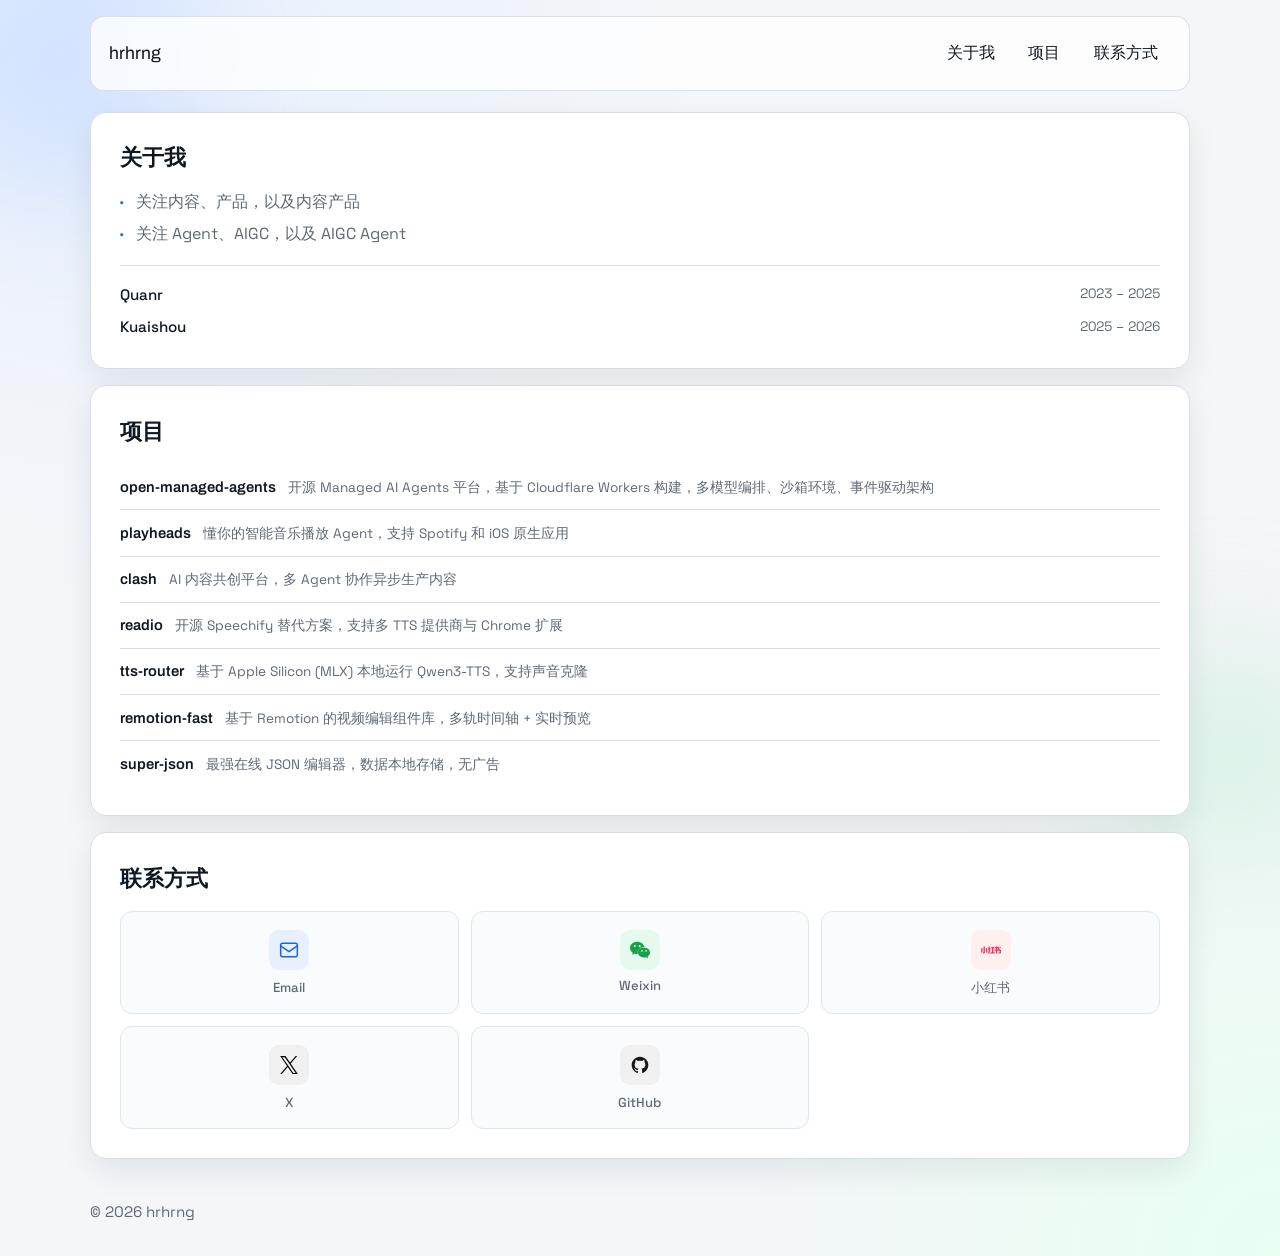
<file: index.html>
<!doctype html>
<html lang="zh-CN">
  <head>
    <meta charset="UTF-8" />
    <meta name="viewport" content="width=device-width, initial-scale=1" />
    <title>hrhrng | 个人网站</title>
    <meta
      name="description"
      content="hrhrng 的个人网站，包含个人简介、项目和联系方式。"
    />
    <link rel="preconnect" href="https://fonts.googleapis.com" />
    <link rel="preconnect" href="https://fonts.gstatic.com" crossorigin />
    <link
      href="https://fonts.googleapis.com/css2?family=Archivo:wght@500;600;700&family=Space+Grotesk:wght@400;500&display=swap"
      rel="stylesheet"
    />
    <link rel="stylesheet" href="./styles.css" />
  </head>
  <body>
    <div class="bg-shape bg-shape-a" aria-hidden="true"></div>
    <div class="bg-shape bg-shape-b" aria-hidden="true"></div>

    <header class="site-header">
      <a class="brand" href="#top">hrhrng</a>
      <nav aria-label="主导航">
        <a href="#about">关于我</a>
        <a href="#projects">项目</a>
        <a href="#contact">联系方式</a>
      </nav>
    </header>

    <main id="top" class="container">
<section id="about" class="panel reveal" aria-labelledby="about-title">
        <h2 id="about-title">关于我</h2>
        <ul class="about-list">
          <li>关注内容、产品，以及内容产品</li>
          <li>关注 Agent、AIGC，以及 AIGC Agent</li>
        </ul>
        <div class="exp-list">
          <div class="exp-item">
            <span class="exp-company">Quanr</span>
            <span class="exp-period">2023 – 2025</span>
          </div>
          <div class="exp-item">
            <span class="exp-company">Kuaishou</span>
            <span class="exp-period">2025 – 2026</span>
          </div>
        </div>
      </section>

      <section id="projects" class="panel reveal" aria-labelledby="projects-title">
        <h2 id="projects-title">项目</h2>
        <ul class="project-list">
          <li>
            <a href="https://github.com/open-ma/open-managed-agents" target="_blank" rel="noreferrer">
              <span class="proj-name">open-managed-agents</span>
              <span class="proj-desc">开源 Managed AI Agents 平台，基于 Cloudflare Workers 构建，多模型编排、沙箱环境、事件驱动架构</span>
            </a>
          </li>
          <li>
            <a href="https://github.com/hrhrng/playheads" target="_blank" rel="noreferrer">
              <span class="proj-name">playheads</span>
              <span class="proj-desc">懂你的智能音乐播放 Agent，支持 Spotify 和 iOS 原生应用</span>
            </a>
          </li>
          <li>
            <a href="https://github.com/hrhrng/clash" target="_blank" rel="noreferrer">
              <span class="proj-name">clash</span>
              <span class="proj-desc">AI 内容共创平台，多 Agent 协作异步生产内容</span>
            </a>
          </li>
          <li>
            <a href="https://github.com/hrhrng/readio" target="_blank" rel="noreferrer">
              <span class="proj-name">readio</span>
              <span class="proj-desc">开源 Speechify 替代方案，支持多 TTS 提供商与 Chrome 扩展</span>
            </a>
          </li>
          <li>
            <a href="https://github.com/hrhrng/tts-router" target="_blank" rel="noreferrer">
              <span class="proj-name">tts-router</span>
              <span class="proj-desc">基于 Apple Silicon (MLX) 本地运行 Qwen3-TTS，支持声音克隆</span>
            </a>
          </li>
          <li>
            <a href="https://hrhrng.github.io/remotion-fast/" target="_blank" rel="noreferrer">
              <span class="proj-name">remotion-fast</span>
              <span class="proj-desc">基于 Remotion 的视频编辑组件库，多轨时间轴 + 实时预览</span>
            </a>
          </li>
          <li>
            <a href="https://hrhrng.github.io/super-json/" target="_blank" rel="noreferrer">
              <span class="proj-name">super-json</span>
              <span class="proj-desc">最强在线 JSON 编辑器，数据本地存储，无广告</span>
            </a>
          </li>
        </ul>
      </section>

      <section id="contact" class="panel reveal" aria-labelledby="contact-title">
        <h2 id="contact-title">联系方式</h2>
        <div class="contact-grid">

          <a class="contact-item" href="mailto:hrhrng@foxmail.com" aria-label="发送邮件">
            <div class="contact-icon-wrap contact-icon-email">
              <svg width="20" height="20" viewBox="0 0 24 24" fill="none" stroke="currentColor" stroke-width="1.8" stroke-linecap="round" stroke-linejoin="round" aria-hidden="true">
                <rect x="2" y="4" width="20" height="16" rx="2"/>
                <path d="M2 7l10 7 10-7"/>
              </svg>
            </div>
            <span class="contact-label">Email</span>
          </a>

          <button class="contact-item" id="wechat-btn" data-value="HereComesBoAI" aria-label="复制微信号">
            <div class="contact-icon-wrap contact-icon-wechat">
              <svg width="20" height="20" viewBox="0 0 24 24" fill="currentColor" aria-hidden="true">
                <path d="M8.691 2.188C3.891 2.188 0 5.476 0 9.53c0 2.212 1.17 4.203 3.002 5.55a.59.59 0 0 1 .213.665l-.39 1.48c-.019.07-.048.141-.048.213 0 .163.13.295.29.295a.326.326 0 0 0 .167-.054l1.903-1.114a.864.864 0 0 1 .717-.098 10.16 10.16 0 0 0 2.837.403c.276 0 .543-.027.811-.05-.857-2.578.157-4.972 1.932-6.446 1.703-1.415 3.882-1.98 5.853-1.838-.576-3.583-4.196-6.348-8.596-6.348zM5.785 5.991c.642 0 1.162.529 1.162 1.18a1.17 1.17 0 0 1-1.162 1.178A1.17 1.17 0 0 1 4.623 7.17c0-.651.52-1.18 1.162-1.18zm5.813 0c.642 0 1.162.529 1.162 1.18a1.17 1.17 0 0 1-1.162 1.178 1.17 1.17 0 0 1-1.162-1.178c0-.651.52-1.18 1.162-1.18zm5.34 2.867c-1.797-.052-3.746.512-5.28 1.786-1.72 1.428-2.687 3.72-1.78 6.22.942 2.453 3.666 4.229 6.884 4.229.826 0 1.622-.12 2.361-.336a.722.722 0 0 1 .598.082l1.584.926a.272.272 0 0 0 .14.047c.134 0 .24-.111.24-.247 0-.06-.023-.12-.038-.177l-.327-1.233a.582.582 0 0 1-.023-.156.49.49 0 0 1 .201-.398C23.024 18.48 24 16.82 24 14.98c0-3.21-2.931-5.837-6.656-6.088V8.89c-.135-.01-.27-.027-.407-.03zm-2.53 3.274c.535 0 .969.44.969.982a.976.976 0 0 1-.969.983.976.976 0 0 1-.969-.983c0-.542.434-.982.97-.982zm4.844 0c.535 0 .969.44.969.982a.976.976 0 0 1-.969.983.976.976 0 0 1-.969-.983c0-.542.434-.982.969-.982z"/>
              </svg>
            </div>
            <span class="contact-label">Weixin</span>
          </button>

          <a class="contact-item" href="https://www.xiaohongshu.com/user/profile/5ddf915c0000000001004829" target="_blank" rel="noreferrer" aria-label="访问小红书">
            <div class="contact-icon-wrap contact-icon-xhs">
              <svg width="20" height="20" viewBox="0 0 24 24" fill="currentColor" aria-hidden="true">
                <path d="M22.405 9.879c.002.016.01.02.07.019h.725a.797.797 0 0 0 .78-.972.794.794 0 0 0-.884-.618.795.795 0 0 0-.692.794c0 .101-.002.666.001.777zm-11.509 4.808c-.203.001-1.353.004-1.685.003a2.528 2.528 0 0 1-.766-.126.025.025 0 0 0-.03.014L7.7 16.127a.025.025 0 0 0 .01.032c.111.06.336.124.495.124.66.01 1.32.002 1.981 0 .01 0 .02-.006.023-.015l.712-1.545a.025.025 0 0 0-.024-.036zM.477 9.91c-.071 0-.076.002-.076.01a.834.834 0 0 0-.01.08c-.027.397-.038.495-.234 3.06-.012.24-.034.389-.135.607-.026.057-.033.042.003.112.046.092.681 1.523.787 1.74.008.015.011.02.017.02.008 0 .033-.026.047-.044.147-.187.268-.391.371-.606.306-.635.44-1.325.486-1.706.014-.11.021-.22.03-.33l.204-2.616.022-.293c.003-.029 0-.033-.03-.034zm7.203 3.757a1.427 1.427 0 0 1-.135-.607c-.004-.084-.031-.39-.235-3.06a.443.443 0 0 0-.01-.082c-.004-.011-.052-.008-.076-.008h-1.48c-.03.001-.034.005-.03.034l.021.293c.076.982.153 1.964.233 2.946.05.4.186 1.085.487 1.706.103.215.223.419.37.606.015.018.037.051.048.049.02-.003.742-1.642.804-1.765.036-.07.03-.055.003-.112zm3.861-.913h-.872a.126.126 0 0 1-.116-.178l1.178-2.625a.025.025 0 0 0-.023-.035l-1.318-.003a.148.148 0 0 1-.135-.21l.876-1.954a.025.025 0 0 0-.023-.035h-1.56c-.01 0-.02.006-.024.015l-.926 2.068c-.085.169-.314.634-.399.938a.534.534 0 0 0-.02.191.46.46 0 0 0 .23.378.981.981 0 0 0 .46.119h.59c.041 0-.688 1.482-.834 1.972a.53.53 0 0 0-.023.172.465.465 0 0 0 .23.398c.15.092.342.12.475.12l1.66-.001c.01 0 .02-.006.023-.015l.575-1.28a.025.025 0 0 0-.024-.035zm-6.93-4.937H3.1a.032.032 0 0 0-.034.033c0 1.048-.01 2.795-.01 6.829 0 .288-.269.262-.28.262h-.74c-.04.001-.044.004-.04.047.001.037.465 1.064.555 1.263.01.02.03.033.051.033.157.003.767.009.938-.014.153-.02.3-.06.438-.132.3-.156.49-.419.595-.765.052-.172.075-.353.075-.533.002-2.33 0-4.66-.007-6.991a.032.032 0 0 0-.032-.032zm11.784 6.896c0-.014-.01-.021-.024-.022h-1.465c-.048-.001-.049-.002-.05-.049v-4.66c0-.072-.005-.07.07-.07h.863c.08 0 .075.004.075-.074V8.393c0-.082.006-.076-.08-.076h-3.5c-.064 0-.075-.006-.075.073v1.445c0 .083-.006.077.08.077h.854c.075 0 .07-.004.07.07v4.624c0 .095.008.084-.085.084-.37 0-1.11-.002-1.304 0-.048.001-.06.03-.06.03l-.697 1.519s-.014.025-.008.036c.006.01.013.008.058.008 1.748.003 3.495.002 5.243.002.03-.001.034-.006.035-.033v-1.539zm4.177-3.43c0 .013-.007.023-.02.024-.346.006-.692.004-1.037.004-.014-.002-.022-.01-.022-.024-.005-.434-.007-.869-.01-1.303 0-.072-.006-.071.07-.07l.733-.003c.041 0 .081.002.12.015.093.025.16.107.165.204.006.431.002 1.153.001 1.153zm2.67.244a1.953 1.953 0 0 0-.883-.222h-.18c-.04-.001-.04-.003-.042-.04V10.21c0-.132-.007-.263-.025-.394a1.823 1.823 0 0 0-.153-.53 1.533 1.533 0 0 0-.677-.71 2.167 2.167 0 0 0-1-.258c-.153-.003-.567 0-.72 0-.07 0-.068.004-.068-.065V7.76c0-.031-.01-.041-.046-.039H17.93s-.016 0-.023.007c-.006.006-.008.012-.008.023v.546c-.008.036-.057.015-.082.022h-.95c-.022.002-.028.008-.03.032v1.481c0 .09-.004.082.082.082h.913c.082 0 .072.128.072.128V11.19s.003.117-.06.117h-1.482c-.068 0-.06.082-.06.082v1.445s-.01.068.064.068h1.457c.082 0 .076-.006.076.079v3.225c0 .088-.007.081.082.081h1.43c.09 0 .082.007.082-.08v-3.27c0-.029.006-.035.033-.035l2.323-.003c.098 0 .191.02.28.061a.46.46 0 0 1 .274.407c.008.395.003.79.003 1.185 0 .259-.107.367-.33.367h-1.218c-.023.002-.029.008-.028.033.184.437.374.871.57 1.303a.045.045 0 0 0 .04.026c.17.005.34.002.51.003.15-.002.517.004.666-.01a2.03 2.03 0 0 0 .408-.075c.59-.18.975-.698.976-1.313v-1.981c0-.128-.01-.254-.034-.38 0 .078-.029-.641-.724-.998z"/>
              </svg>
            </div>
            <span class="contact-label">小红书</span>
          </a>

          <a class="contact-item" href="https://x.com/BoAIPlayHeads" target="_blank" rel="noreferrer" aria-label="访问 X">
            <div class="contact-icon-wrap contact-icon-x">
              <svg width="18" height="18" viewBox="0 0 24 24" fill="currentColor" aria-hidden="true">
                <path d="M14.234 10.162 22.977 0h-2.072l-7.591 8.824L7.251 0H.258l9.168 13.343L.258 24H2.33l8.016-9.318L16.749 24h6.993zm-2.837 3.299-.929-1.329L3.076 1.56h3.182l5.965 8.532.929 1.329 7.754 11.09h-3.182z"/>
              </svg>
            </div>
            <span class="contact-label">X</span>
          </a>

          <a class="contact-item" href="https://github.com/hrhrng" target="_blank" rel="noreferrer" aria-label="访问 GitHub">
            <div class="contact-icon-wrap contact-icon-github">
              <svg width="20" height="20" viewBox="0 0 24 24" fill="currentColor" aria-hidden="true">
                <path d="M12 2C6.477 2 2 6.477 2 12c0 4.42 2.865 8.17 6.839 9.49.5.092.682-.217.682-.482 0-.237-.008-.866-.013-1.7-2.782.603-3.369-1.342-3.369-1.342-.454-1.155-1.11-1.463-1.11-1.463-.908-.62.069-.608.069-.608 1.003.07 1.531 1.03 1.531 1.03.892 1.529 2.341 1.087 2.91.832.092-.647.35-1.088.636-1.338-2.22-.253-4.555-1.11-4.555-4.943 0-1.091.39-1.984 1.029-2.683-.103-.253-.446-1.27.098-2.647 0 0 .84-.269 2.75 1.025A9.578 9.578 0 0 1 12 6.836a9.59 9.59 0 0 1 2.504.337c1.909-1.294 2.747-1.025 2.747-1.025.546 1.377.203 2.394.1 2.647.64.699 1.028 1.592 1.028 2.683 0 3.842-2.339 4.687-4.566 4.935.359.309.678.919.678 1.852 0 1.336-.012 2.415-.012 2.743 0 .267.18.579.688.481C19.138 20.167 22 16.418 22 12c0-5.523-4.477-10-10-10z"/>
              </svg>
            </div>
            <span class="contact-label">GitHub</span>
          </a>

        </div>
      </section>

      <!-- WeChat popup -->
      <div class="wechat-overlay" id="wechat-overlay" role="dialog" aria-modal="true" aria-label="微信号">
        <div class="wechat-popup">
          <p class="wechat-popup-label">微信号</p>
          <p class="wechat-popup-id" id="wechat-id">HereComesBoAI</p>
          <button class="wechat-copy-btn" id="wechat-copy-btn">复制</button>
        </div>
      </div>
    </main>

    <footer class="site-footer">
      <p>© <span id="year">2026</span> hrhrng</p>
    </footer>
  <script>
    const wechatBtn = document.getElementById('wechat-btn');
    const overlay = document.getElementById('wechat-overlay');
    const copyBtn = document.getElementById('wechat-copy-btn');
    const wechatId = document.getElementById('wechat-id').textContent;

    wechatBtn.addEventListener('click', () => overlay.classList.add('open'));

    overlay.addEventListener('click', (e) => {
      if (e.target === overlay) overlay.classList.remove('open');
    });

    copyBtn.addEventListener('click', () => {
      navigator.clipboard.writeText(wechatId).then(() => {
        copyBtn.textContent = '已复制';
        setTimeout(() => {
          copyBtn.textContent = '复制';
          overlay.classList.remove('open');
        }, 1200);
      });
    });

    document.addEventListener('keydown', (e) => {
      if (e.key === 'Escape') overlay.classList.remove('open');
    });
  </script>
  </body>
</html>
</file>
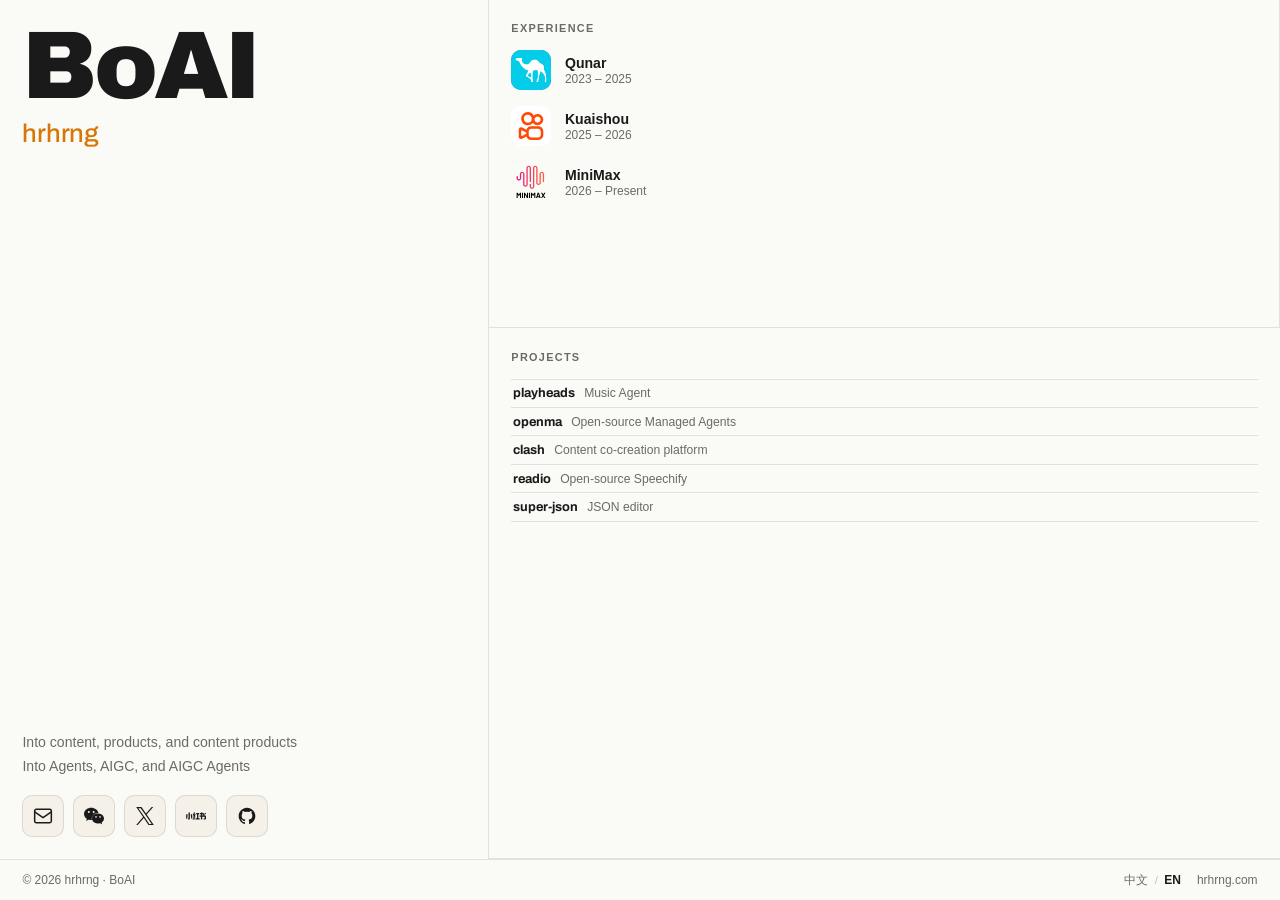
<file: public/index.html>
<!doctype html>
<html lang="zh-CN">
<head>
  <meta charset="UTF-8" />
  <meta name="viewport" content="width=device-width, initial-scale=1" />
  <script>
    // Pick language early (stored override > browser) to avoid a wrong-language flash.
    (function () {
      var stored = null;
      try { stored = localStorage.getItem('lang'); } catch (e) {}
      var nav = navigator.language || (navigator.languages && navigator.languages[0]) || 'zh';
      var lang = stored || (nav.toLowerCase().indexOf('zh') === 0 ? 'zh' : 'en');
      window.__lang = lang;
      document.documentElement.lang = lang === 'zh' ? 'zh-CN' : 'en';
      if (lang !== 'zh') {
        document.documentElement.classList.add('i18n-pending');
        // Safety net: never keep content hidden if the apply script fails to run.
        setTimeout(function () { document.documentElement.classList.remove('i18n-pending'); }, 600);
      }
    })();
  </script>
  <title>拨霭</title>
  <link rel="icon" type="image/png" href="./favicon.png" />
  <link rel="apple-touch-icon" href="./apple-touch-icon.png" />
  <meta name="description" content="hrhrng 的个人网站" />
  <link rel="preconnect" href="https://fonts.googleapis.com" />
  <link rel="preconnect" href="https://fonts.gstatic.com" crossorigin />
  <link href="https://fonts.googleapis.com/css2?family=Archivo:wght@400;500;600;700;800;900&display=optional" rel="stylesheet" />
  <link rel="stylesheet" href="./styles.css" />
</head>
<body>

<div class="layout">

  <!-- Main grid -->
  <main class="grid">

    <!-- Hero cell -->
    <div class="cell cell-hero" id="top">
      <div class="hero-top">
        <h1 class="hero-title" data-i18n="brand">拨霭</h1>
        <p class="hero-alias">hrhrng</p>
      </div>
      <div class="hero-bottom">
        <p class="hero-desc"><span data-i18n="desc1">关注内容、产品，以及内容产品</span><br><span data-i18n="desc2">关注 Agent、AIGC，以及 AIGC Agent</span></p>
        <div class="contact-icons">
          <a class="icon-btn" href="mailto:hrhrng@foxmail.com" data-i18n-aria="aria_email" aria-label="Email">
            <svg width="20" height="20" viewBox="0 0 24 24" fill="none" stroke="currentColor" stroke-width="1.8" stroke-linecap="round" stroke-linejoin="round">
              <rect x="2" y="4" width="20" height="16" rx="2"/>
              <path d="M2 7l10 7 10-7"/>
            </svg>
          </a>
          <button class="icon-btn" id="wechat-btn" data-i18n-aria="aria_wechat" aria-label="微信">
            <svg width="20" height="20" viewBox="0 0 24 24" fill="currentColor">
              <path d="M8.691 2.188C3.891 2.188 0 5.476 0 9.53c0 2.212 1.17 4.203 3.002 5.55a.59.59 0 0 1 .213.665l-.39 1.48c-.019.07-.048.141-.048.213 0 .163.13.295.29.295a.326.326 0 0 0 .167-.054l1.903-1.114a.864.864 0 0 1 .717-.098 10.16 10.16 0 0 0 2.837.403c.276 0 .543-.027.811-.05-.857-2.578.157-4.972 1.932-6.446 1.703-1.415 3.882-1.98 5.853-1.838-.576-3.583-4.196-6.348-8.596-6.348zM5.785 5.991c.642 0 1.162.529 1.162 1.18a1.17 1.17 0 0 1-1.162 1.178A1.17 1.17 0 0 1 4.623 7.17c0-.651.52-1.18 1.162-1.18zm5.813 0c.642 0 1.162.529 1.162 1.18a1.17 1.17 0 0 1-1.162 1.178 1.17 1.17 0 0 1-1.162-1.178c0-.651.52-1.18 1.162-1.18zm5.34 2.867c-1.797-.052-3.746.512-5.28 1.786-1.72 1.428-2.687 3.72-1.78 6.22.942 2.453 3.666 4.229 6.884 4.229.826 0 1.622-.12 2.361-.336a.722.722 0 0 1 .598.082l1.584.926a.272.272 0 0 0 .14.047c.134 0 .24-.111.24-.247 0-.06-.023-.12-.038-.177l-.327-1.233a.582.582 0 0 1-.023-.156.49.49 0 0 1 .201-.398C23.024 18.48 24 16.82 24 14.98c0-3.21-2.931-5.837-6.656-6.088V8.89c-.135-.01-.27-.027-.407-.03zm-2.53 3.274c.535 0 .969.44.969.982a.976.976 0 0 1-.969.983.976.976 0 0 1-.969-.983c0-.542.434-.982.97-.982zm4.844 0c.535 0 .969.44.969.982a.976.976 0 0 1-.969.983.976.976 0 0 1-.969-.983c0-.542.434-.982.969-.982z"/>
            </svg>
          </button>
          <a class="icon-btn" href="https://x.com/BoAIPlayHeads" target="_blank" rel="noreferrer" aria-label="X">
            <svg width="18" height="18" viewBox="0 0 24 24" fill="currentColor">
              <path d="M14.234 10.162 22.977 0h-2.072l-7.591 8.824L7.251 0H.258l9.168 13.343L.258 24H2.33l8.016-9.318L16.749 24h6.993zm-2.837 3.299-.929-1.329L3.076 1.56h3.182l5.965 8.532.929 1.329 7.754 11.09h-3.182z"/>
            </svg>
          </a>
          <a class="icon-btn" href="https://www.xiaohongshu.com/user/profile/5ddf915c0000000001004829" target="_blank" rel="noreferrer" data-i18n-aria="aria_xhs" aria-label="小红书">
            <svg width="20" height="20" viewBox="0 0 24 24" fill="currentColor">
              <path d="M22.405 9.879c.002.016.01.02.07.019h.725a.797.797 0 0 0 .78-.972.794.794 0 0 0-.884-.618.795.795 0 0 0-.692.794c0 .101-.002.666.001.777zm-11.509 4.808c-.203.001-1.353.004-1.685.003a2.528 2.528 0 0 1-.766-.126.025.025 0 0 0-.03.014L7.7 16.127a.025.025 0 0 0 .01.032c.111.06.336.124.495.124.66.01 1.32.002 1.981 0 .01 0 .02-.006.023-.015l.712-1.545a.025.025 0 0 0-.024-.036zM.477 9.91c-.071 0-.076.002-.076.01a.834.834 0 0 0-.01.08c-.027.397-.038.495-.234 3.06-.012.24-.034.389-.135.607-.026.057-.033.042.003.112.046.092.681 1.523.787 1.74.008.015.011.02.017.02.008 0 .033-.026.047-.044.147-.187.268-.391.371-.606.306-.635.44-1.325.486-1.706.014-.11.021-.22.03-.33l.204-2.616.022-.293c.003-.029 0-.033-.03-.034zm7.203 3.757a1.427 1.427 0 0 1-.135-.607c-.004-.084-.031-.39-.235-3.06a.443.443 0 0 0-.01-.082c-.004-.011-.052-.008-.076-.008h-1.48c-.03.001-.034.005-.03.034l.021.293c.076.982.153 1.964.233 2.946.05.4.186 1.085.487 1.706.103.215.223.419.37.606.015.018.037.051.048.049.02-.003.742-1.642.804-1.765.036-.07.03-.055.003-.112zm3.861-.913h-.872a.126.126 0 0 1-.116-.178l1.178-2.625a.025.025 0 0 0-.023-.035l-1.318-.003a.148.148 0 0 1-.135-.21l.876-1.954a.025.025 0 0 0-.023-.035h-1.56c-.01 0-.02.006-.024.015l-.926 2.068c-.085.169-.314.634-.399.938a.534.534 0 0 0-.02.191.46.46 0 0 0 .23.378.981.981 0 0 0 .46.119h.59c.041 0-.688 1.482-.834 1.972a.53.53 0 0 0-.023.172.465.465 0 0 0 .23.398c.15.092.342.12.475.12l1.66-.001c.01 0 .02-.006.023-.015l.575-1.28a.025.025 0 0 0-.024-.035zm-6.93-4.937H3.1a.032.032 0 0 0-.034.033c0 1.048-.01 2.795-.01 6.829 0 .288-.269.262-.28.262h-.74c-.04.001-.044.004-.04.047.001.037.465 1.064.555 1.263.01.02.03.033.051.033.157.003.767.009.938-.014.153-.02.3-.06.438-.132.3-.156.49-.419.595-.765.052-.172.075-.353.075-.533.002-2.33 0-4.66-.007-6.991a.032.032 0 0 0-.032-.032zm11.784 6.896c0-.014-.01-.021-.024-.022h-1.465c-.048-.001-.049-.002-.05-.049v-4.66c0-.072-.005-.07.07-.07h.863c.08 0 .075.004.075-.074V8.393c0-.082.006-.076-.08-.076h-3.5c-.064 0-.075-.006-.075.073v1.445c0 .083-.006.077.08.077h.854c.075 0 .07-.004.07.07v4.624c0 .095.008.084-.085.084-.37 0-1.11-.002-1.304 0-.048.001-.06.03-.06.03l-.697 1.519s-.014.025-.008.036c.006.01.013.008.058.008 1.748.003 3.495.002 5.243.002.03-.001.034-.006.035-.033v-1.539zm4.177-3.43c0 .013-.007.023-.02.024-.346.006-.692.004-1.037.004-.014-.002-.022-.01-.022-.024-.005-.434-.007-.869-.01-1.303 0-.072-.006-.071.07-.07l.733-.003c.041 0 .081.002.12.015.093.025.16.107.165.204.006.431.002 1.153.001 1.153zm2.67.244a1.953 1.953 0 0 0-.883-.222h-.18c-.04-.001-.04-.003-.042-.04V10.21c0-.132-.007-.263-.025-.394a1.823 1.823 0 0 0-.153-.53 1.533 1.533 0 0 0-.677-.71 2.167 2.167 0 0 0-1-.258c-.153-.003-.567 0-.72 0-.07 0-.068.004-.068-.065V7.76c0-.031-.01-.041-.046-.039H17.93s-.016 0-.023.007c-.006.006-.008.012-.008.023v.546c-.008.036-.057.015-.082.022h-.95c-.022.002-.028.008-.03.032v1.481c0 .09-.004.082.082.082h.913c.082 0 .072.128.072.128V11.19s.003.117-.06.117h-1.482c-.068 0-.06.082-.06.082v1.445s-.01.068.064.068h1.457c.082 0 .076-.006.076.079v3.225c0 .088-.007.081.082.081h1.43c.09 0 .082.007.082-.08v-3.27c0-.029.006-.035.033-.035l2.323-.003c.098 0 .191.02.28.061a.46.46 0 0 1 .274.407c.008.395.003.79.003 1.185 0 .259-.107.367-.33.367h-1.218c-.023.002-.029.008-.028.033.184.437.374.871.57 1.303a.045.045 0 0 0 .04.026c.17.005.34.002.51.003.15-.002.517.004.666-.01a2.03 2.03 0 0 0 .408-.075c.59-.18.975-.698.976-1.313v-1.981c0-.128-.01-.254-.034-.38 0 .078-.029-.641-.724-.998z"/>
            </svg>
          </a>
          <a class="icon-btn" href="https://github.com/hrhrng" target="_blank" rel="noreferrer" aria-label="GitHub">
            <svg width="20" height="20" viewBox="0 0 24 24" fill="currentColor">
              <path d="M12 2C6.477 2 2 6.477 2 12c0 4.42 2.865 8.17 6.839 9.49.5.092.682-.217.682-.482 0-.237-.008-.866-.013-1.7-2.782.603-3.369-1.342-3.369-1.342-.454-1.155-1.11-1.463-1.11-1.463-.908-.62.069-.608.069-.608 1.003.07 1.531 1.03 1.531 1.03.892 1.529 2.341 1.087 2.91.832.092-.647.35-1.088.636-1.338-2.22-.253-4.555-1.11-4.555-4.943 0-1.091.39-1.984 1.029-2.683-.103-.253-.446-1.27.098-2.647 0 0 .84-.269 2.75 1.025A9.578 9.578 0 0 1 12 6.836a9.59 9.59 0 0 1 2.504.337c1.909-1.294 2.747-1.025 2.747-1.025.546 1.377.203 2.394.1 2.647.64.699 1.028 1.592 1.028 2.683 0 3.842-2.339 4.687-4.566 4.935.359.309.678.919.678 1.852 0 1.336-.012 2.415-.012 2.743 0 .267.18.579.688.481C19.138 20.167 22 16.418 22 12c0-5.523-4.477-10-10-10z"/>
            </svg>
          </a>
        </div>
      </div>
    </div>

    <!-- Experience cell -->
    <div class="cell cell-exp">
      <span class="cell-label" data-i18n="label_exp">经历</span>
      <div class="exp-entries">
        <div class="exp-entry">
          <div class="exp-logo">
            <img alt="去哪儿" src="[data-uri]" />
          </div>
          <div class="exp-info">
            <span class="exp-co" data-i18n="exp_qunar">Qunar · 去哪儿</span>
            <span class="exp-yr">2023 – 2025</span>
          </div>
        </div>
        <div class="exp-entry">
          <div class="exp-logo exp-logo-ks">
            <svg width="28" height="28" aria-label="快手" fill="#FF4906" role="img" viewBox="0 0 24 24" xmlns="http://www.w3.org/2000/svg"><title>Kuaishou</title><path d="M18.315 12.264c2.33 0 4.218 1.88 4.218 4.2V19.8c0 2.32-1.888 4.2-4.218 4.2h-6.202a4.218 4.218 0 0 1-4.023-2.938l-3.676 1.833a2.04 2.04 0 0 1-2.731-.903 2.015 2.015 0 0 1-.216-.907v-5.94a2.03 2.03 0 0 1 2.035-2.024 2.044 2.044 0 0 1 .919.218l3.673 1.85a4.218 4.218 0 0 1 4.02-2.925zm-.062 2.162h-6.078c-1.153 0-2.09.921-2.108 2.065v3.247c0 1.148.925 2.081 2.073 2.1h6.113c1.153 0 2.09-.922 2.109-2.065v-3.247a2.104 2.104 0 0 0-2.074-2.1zM4.18 15.72a.554.554 0 0 0-.555.542v3.734a.556.556 0 0 0 .798.496l.01-.004 3.463-1.756V17.51l-3.467-1.73a.557.557 0 0 0-.249-.06zM9.28 0a5.667 5.667 0 0 1 4.98 2.965 4.921 4.921 0 0 1 3.36-1.317c2.714 0 4.913 2.177 4.913 4.863 0 2.686-2.2 4.863-4.912 4.863a4.921 4.921 0 0 1-3.996-2.034 5.651 5.651 0 0 1-4.345 2.034c-3.131 0-5.67-2.546-5.67-5.687C3.61 2.546 6.149 0 9.28 0Zm8.34 3.926c-1.441 0-2.61 1.157-2.61 2.585s1.169 2.585 2.61 2.585c1.443 0 2.612-1.157 2.612-2.585s-1.169-2.585-2.611-2.585zM9.28 2.287a3.395 3.395 0 0 0-3.39 3.4c0 1.877 1.518 3.4 3.39 3.4a3.395 3.395 0 0 0 3.39-3.4c0-1.878-1.518-3.4-3.39-3.4z"/></svg>
          </div>
          <div class="exp-info">
            <span class="exp-co" data-i18n="exp_kuaishou">Kuaishou · 快手</span>
            <span class="exp-yr">2025 – 2026</span>
          </div>
        </div>
        <div class="exp-entry">
          <div class="exp-logo exp-logo-mm">
            <svg width="40" height="40" role="img" aria-label="MiniMax" viewBox="0 0 200 200" fill="none" xmlns="http://www.w3.org/2000/svg">
<path d="M45.464 153.877H49.8516C49.9692 153.877 50.0868 153.924 50.1692 154.006C50.2515 154.1 50.2986 154.195 50.2986 154.324V179.673C50.2986 179.803 50.2515 179.909 50.1692 179.991C50.0751 180.073 49.9809 180.12 49.8516 180.12H45.464C45.3346 180.12 45.2287 180.073 45.1463 179.991C45.0522 179.909 45.017 179.803 45.017 179.673V163.135C45.017 163.04 44.9934 162.982 44.9464 162.982C44.8993 162.982 44.8523 163.017 44.7935 163.099L40.8175 169.322C40.6881 169.522 40.5234 169.616 40.2882 169.616H38.0767C37.8532 169.616 37.6768 169.522 37.5474 169.322L33.5715 163.099C33.5245 163.029 33.4774 162.993 33.4186 163.005C33.3715 163.017 33.348 163.076 33.348 163.17V179.662C33.348 179.791 33.301 179.897 33.2186 179.979C33.1245 180.062 33.0304 180.109 32.901 180.109H28.5134C28.384 180.109 28.2781 180.062 28.1958 179.979C28.1017 179.897 28.0664 179.791 28.0664 179.662V154.312C28.0664 154.195 28.1134 154.077 28.1958 153.995C28.2899 153.912 28.384 153.865 28.5134 153.865H32.901C33.1245 153.865 33.301 153.959 33.4304 154.159L39.0531 162.899C39.1236 163.052 39.206 163.052 39.2766 162.899L44.9346 154.159C45.0522 153.959 45.2287 153.865 45.464 153.865V153.877Z" fill="black"/>
<path d="M55.0044 179.991C54.9103 179.909 54.875 179.803 54.875 179.673V154.324C54.875 154.206 54.922 154.089 55.0044 154.006C55.0985 153.924 55.1926 153.877 55.322 153.877H59.7096C59.8272 153.877 59.9449 153.924 60.0272 154.006C60.1096 154.1 60.1566 154.195 60.1566 154.324V179.673C60.1566 179.803 60.1096 179.909 60.0272 179.991C59.9331 180.073 59.839 180.12 59.7096 180.12H55.322C55.1926 180.12 55.0867 180.073 55.0044 179.991Z" fill="black"/>
<path d="M79.944 154.006C80.0263 153.924 80.1322 153.877 80.2616 153.877H84.6492C84.7668 153.877 84.8845 153.924 84.9668 154.006C85.0491 154.1 85.0962 154.195 85.0962 154.324V179.673C85.0962 179.803 85.0491 179.909 84.9668 179.991C84.8727 180.073 84.7786 180.12 84.6492 180.12H80.4145C80.1675 180.12 79.991 180.026 79.8852 179.826L70.1806 163.781C70.1336 163.711 70.0865 163.676 70.0277 163.687C69.9806 163.699 69.9571 163.758 69.9571 163.852L70.0277 179.673C70.0277 179.803 69.9807 179.909 69.8983 179.991C69.8042 180.073 69.7101 180.12 69.5807 180.12H65.1931C65.0637 180.12 64.9578 180.073 64.8755 179.991C64.7814 179.909 64.7461 179.803 64.7461 179.673V154.324C64.7461 154.206 64.7931 154.089 64.8755 154.006C64.9696 153.924 65.0637 153.877 65.1931 153.877H69.4278C69.6748 153.877 69.8513 153.971 69.9571 154.171L79.6263 170.145C79.6734 170.216 79.7204 170.251 79.7793 170.239C79.8263 170.228 79.8498 170.169 79.8498 170.075L79.8146 154.324C79.8146 154.206 79.8616 154.089 79.944 154.006Z" fill="black"/>
<path d="M89.8013 179.991C89.7071 179.909 89.6719 179.803 89.6719 179.673V154.324C89.6719 154.206 89.7189 154.089 89.8013 154.006C89.8954 153.924 89.9895 153.877 90.1189 153.877H94.5065C94.6241 153.877 94.7418 153.924 94.8241 154.006C94.9064 154.1 94.9535 154.195 94.9535 154.324V179.673C94.9535 179.803 94.9064 179.909 94.8241 179.991C94.73 180.073 94.6359 180.12 94.5065 180.12H90.1189C89.9895 180.12 89.8836 180.073 89.8013 179.991Z" fill="black"/>
<path d="M116.925 153.877H121.312C121.43 153.877 121.548 153.924 121.63 154.006C121.712 154.1 121.759 154.195 121.759 154.324V179.673C121.759 179.803 121.712 179.909 121.63 179.991C121.536 180.073 121.442 180.12 121.312 180.12H116.925C116.795 180.12 116.69 180.073 116.607 179.991C116.513 179.909 116.478 179.803 116.478 179.673V163.135C116.478 163.04 116.454 162.982 116.407 162.982C116.36 162.982 116.313 163.017 116.254 163.099L112.278 169.322C112.149 169.522 111.984 169.616 111.749 169.616H109.538C109.314 169.616 109.138 169.522 109.008 169.322L105.032 163.099C104.985 163.029 104.938 162.993 104.88 163.005C104.832 163.017 104.809 163.076 104.809 163.17V179.662C104.809 179.791 104.762 179.897 104.68 179.979C104.585 180.062 104.491 180.109 104.362 180.109H99.9743C99.845 180.109 99.7391 180.062 99.6567 179.979C99.5626 179.897 99.5273 179.791 99.5273 179.662V154.312C99.5273 154.195 99.5744 154.077 99.6567 153.995C99.7508 153.912 99.845 153.865 99.9743 153.865H104.362C104.585 153.865 104.762 153.959 104.891 154.159L110.514 162.899C110.585 163.052 110.667 163.052 110.738 162.899L116.396 154.159C116.513 153.959 116.69 153.865 116.925 153.865V153.877Z" fill="black"/>
<path d="M142.533 179.744L141.403 176.074C141.356 175.98 141.286 175.921 141.215 175.921H131.993C131.922 175.921 131.852 175.968 131.805 176.074L130.722 179.744C130.652 179.991 130.487 180.12 130.24 180.12H125.476C125.323 180.12 125.217 180.073 125.135 179.991C125.064 179.909 125.041 179.779 125.1 179.603L133.193 154.253C133.263 154.006 133.428 153.877 133.675 153.877H139.568C139.815 153.877 139.98 154.006 140.051 154.253L148.144 179.603C148.144 179.603 148.179 179.72 148.179 179.791C148.179 180.015 148.038 180.132 147.767 180.132H143.003C142.756 180.132 142.591 180.014 142.521 179.756L142.533 179.744ZM133.31 171.827H139.909C140.062 171.827 140.109 171.757 140.062 171.604L136.686 160.464C136.663 160.37 136.628 160.323 136.569 160.335C136.522 160.347 136.475 160.394 136.451 160.464L133.146 171.604C133.122 171.757 133.169 171.827 133.299 171.827H133.31Z" fill="black"/>
<path d="M150.366 179.967C150.295 179.873 150.307 179.744 150.401 179.591L157.671 167.11C157.718 167.04 157.718 166.957 157.671 166.887L150.401 154.406L150.33 154.183C150.33 153.983 150.472 153.889 150.742 153.889H155.506C155.753 153.889 155.941 153.983 156.071 154.183L160.952 162.77C161.023 162.923 161.105 162.923 161.176 162.77L166.058 154.183C166.175 153.983 166.375 153.889 166.622 153.889H171.351C171.527 153.889 171.645 153.936 171.727 154.042C171.798 154.136 171.786 154.265 171.692 154.418L164.423 166.899C164.399 166.969 164.399 167.052 164.423 167.122L171.692 179.603L171.763 179.826C171.763 180.026 171.622 180.12 171.351 180.12H166.622C166.375 180.12 166.187 180.026 166.058 179.826L161.176 171.274C161.105 171.122 161.023 171.122 160.952 171.274L156.035 179.826C155.906 180.026 155.718 180.12 155.471 180.12H150.742C150.566 180.12 150.448 180.073 150.366 179.967Z" fill="black"/>
<path d="M96.7316 101.247C94.9318 101.247 93.4614 99.7769 93.4614 97.9772V30.4454C93.4614 27.7282 91.25 25.5285 88.5445 25.5285C85.839 25.5285 83.6275 27.7399 83.6275 30.4454V112.011C83.6275 118.327 78.4871 123.456 72.1821 123.456C65.8771 123.456 60.7366 118.316 60.7366 112.011V59.6884C60.7366 56.9711 58.5251 54.7597 55.8078 54.7597C53.0906 54.7597 50.8909 56.9711 50.8909 59.6884V81.8618C50.8909 88.1786 45.7622 93.3073 39.4454 93.3073C33.1287 93.3073 28 88.1668 28 81.8618V73.8159C28 72.0161 29.4586 70.5458 31.2583 70.5458C33.0581 70.5458 34.5285 72.0161 34.5285 73.8159V81.8618C34.5285 84.5791 36.7399 86.7788 39.4454 86.7788C42.1509 86.7788 44.3624 84.5673 44.3624 81.8618V59.6884C44.3624 53.3716 49.5028 48.2312 55.8078 48.2312C62.1128 48.2312 67.2533 53.3716 67.2533 59.6884V112.011C67.2533 114.728 69.4648 116.939 72.1821 116.939C74.8993 116.939 77.099 114.728 77.099 112.011V30.4454C77.099 24.1287 82.2395 19 88.5445 19C94.8495 19 99.9899 24.1404 99.9899 30.4454V97.9772C99.9899 99.7769 98.5313 101.247 96.7316 101.247Z" fill="url(#paint0_linear_2337_19519)"/>
<path d="M142.583 59.6766C142.583 53.3599 147.724 48.2194 154.041 48.2194C160.357 48.2194 165.486 53.3599 165.486 59.6766V97.9772C165.486 99.7769 164.027 101.247 162.216 101.247C160.404 101.247 158.958 99.7769 158.958 97.9772V59.6766C158.958 56.9594 156.746 54.7479 154.041 54.7479C151.335 54.7479 149.112 56.9594 149.112 59.6766V103.388C149.112 109.705 143.983 114.834 137.666 114.834C131.35 114.834 126.221 109.693 126.221 103.388V30.4454C126.221 27.7282 124.009 25.5285 121.304 25.5285C118.598 25.5285 116.387 27.7399 116.387 30.4454V123.044C116.387 129.361 111.247 134.49 104.93 134.49C98.613 134.49 93.4844 129.349 93.4844 123.044V111.587C93.4844 109.787 94.943 108.329 96.7545 108.329C98.566 108.329 100.013 109.787 100.013 111.587V123.044C100.013 125.762 102.224 127.961 104.93 127.961C107.635 127.961 109.859 125.75 109.859 123.044V30.4454C109.859 24.1287 114.987 19 121.304 19C127.621 19 132.749 24.1404 132.749 30.4454V103.388C132.749 106.105 134.961 108.317 137.666 108.317C140.372 108.317 142.583 106.105 142.583 103.388V59.6766Z" fill="url(#paint1_linear_2337_19519)"/>
<defs>
<linearGradient id="paint0_linear_2337_19519" x1="27.9765" y1="71.228" x2="165.487" y2="71.228" gradientUnits="userSpaceOnUse">
<stop stop-color="#E21680"/>
<stop offset="1" stop-color="#FF633A"/>
</linearGradient>
<linearGradient id="paint1_linear_2337_19519" x1="27.9758" y1="76.7449" x2="165.486" y2="76.7449" gradientUnits="userSpaceOnUse">
<stop stop-color="#E21680"/>
<stop offset="1" stop-color="#FF633A"/>
</linearGradient>
</defs>
</svg>
          </div>
          <div class="exp-info">
            <span class="exp-co" data-i18n="exp_minimax">MiniMax · 稀宇科技</span>
            <span class="exp-yr">2026 – <span data-i18n="present">至今</span></span>
          </div>
        </div>
      </div>
    </div>

    <!-- Projects cell -->
    <div class="cell cell-projects" id="projects">
      <span class="cell-label" data-i18n="label_projects">项目</span>
      <ul class="proj-list">
        <li><a href="https://playheads.ai" target="_blank" rel="noreferrer"><span class="pn">playheads</span><span class="pd" data-i18n="pd_playheads">音乐 Agent</span></a></li>
        <li><a href="https://github.com/open-ma/open-managed-agents" target="_blank" rel="noreferrer"><span class="pn">openma</span><span class="pd" data-i18n="pd_openma">开源 Managed Agents</span></a></li>
        <li><a href="https://github.com/hrhrng/clash" target="_blank" rel="noreferrer"><span class="pn">clash</span><span class="pd" data-i18n="pd_clash">内容共创平台</span></a></li>
        <li><a href="https://github.com/hrhrng/readio" target="_blank" rel="noreferrer"><span class="pn">readio</span><span class="pd" data-i18n="pd_readio">开源 Speechify</span></a></li>
        <li><a href="https://hrhrng.github.io/super-json/" target="_blank" rel="noreferrer"><span class="pn">super-json</span><span class="pd" data-i18n="pd_superjson">JSON 编辑器</span></a></li>
      </ul>
    </div>

  </main>

  <!-- Footer -->
  <footer class="footer">
    <span>© 2026 hrhrng · <span data-i18n="brand">拨霭</span></span>
    <div class="footer-right">
      <div class="lang-toggle" role="group" aria-label="Language / 语言">
        <button type="button" data-lang="zh">中文</button>
        <span class="lang-sep" aria-hidden="true">/</span>
        <button type="button" data-lang="en">EN</button>
      </div>
      <span>hrhrng.com</span>
    </div>
  </footer>

</div>

<!-- WeChat popup -->
<div class="wechat-overlay" id="wechat-overlay" role="dialog" aria-modal="true">
  <div class="wechat-popup">
    <p class="wechat-popup-label" data-i18n="wechat_label">微信号</p>
    <p class="wechat-popup-id" id="wechat-id">HereComesBoAI</p>
    <button class="wechat-copy-btn" id="wechat-copy-btn" data-i18n="copy">复制</button>
  </div>
</div>

<script>
  // ── i18n ──
  const I18N = {
    zh: {
      brand: '拨霭',
      metaDesc: 'hrhrng 的个人网站',
      desc1: '关注内容、产品，以及内容产品',
      desc2: '关注 Agent、AIGC，以及 AIGC Agent',
      aria_email: '邮箱', aria_wechat: '微信', aria_xhs: '小红书',
      label_exp: '经历',
      exp_qunar: 'Qunar · 去哪儿',
      exp_kuaishou: 'Kuaishou · 快手',
      exp_minimax: 'MiniMax · 稀宇科技',
      present: '至今',
      label_projects: '项目',
      pd_playheads: '音乐 Agent',
      pd_openma: '开源 Managed Agents',
      pd_clash: '内容共创平台',
      pd_readio: '开源 Speechify',
      pd_superjson: 'JSON 编辑器',
      wechat_label: '微信号',
      copy: '复制', copied: '已复制'
    },
    en: {
      brand: 'BoAI',
      metaDesc: "hrhrng's personal website",
      desc1: 'Into content, products, and content products',
      desc2: 'Into Agents, AIGC, and AIGC Agents',
      aria_email: 'Email', aria_wechat: 'WeChat', aria_xhs: 'Xiaohongshu',
      label_exp: 'Experience',
      exp_qunar: 'Qunar',
      exp_kuaishou: 'Kuaishou',
      exp_minimax: 'MiniMax',
      present: 'Present',
      label_projects: 'Projects',
      pd_playheads: 'Music Agent',
      pd_openma: 'Open-source Managed Agents',
      pd_clash: 'Content co-creation platform',
      pd_readio: 'Open-source Speechify',
      pd_superjson: 'JSON editor',
      wechat_label: 'WeChat ID',
      copy: 'Copy', copied: 'Copied'
    }
  };

  function applyI18n(lang) {
    const t = I18N[lang] || I18N.zh;
    document.querySelectorAll('[data-i18n]').forEach(el => {
      const v = t[el.getAttribute('data-i18n')];
      if (v != null) el.textContent = v;
    });
    document.querySelectorAll('[data-i18n-aria]').forEach(el => {
      const v = t[el.getAttribute('data-i18n-aria')];
      if (v != null) el.setAttribute('aria-label', v);
    });
    const md = document.querySelector('meta[name="description"]');
    if (md && t.metaDesc) md.setAttribute('content', t.metaDesc);
    if (t.brand) document.title = t.brand;
    document.documentElement.lang = lang === 'zh' ? 'zh-CN' : 'en';
    document.querySelectorAll('.lang-toggle button').forEach(b => {
      const active = b.getAttribute('data-lang') === lang;
      b.classList.toggle('active', active);
      b.setAttribute('aria-pressed', active);
    });
    window.__lang = lang;
  }

  document.querySelectorAll('.lang-toggle button').forEach(b => {
    b.addEventListener('click', () => {
      const lang = b.getAttribute('data-lang');
      try { localStorage.setItem('lang', lang); } catch (e) {}
      applyI18n(lang);
    });
  });

  applyI18n(window.__lang || 'zh');
  document.documentElement.classList.remove('i18n-pending');

  // ── WeChat popup ──
  const wechatBtn = document.getElementById('wechat-btn');
  const overlay   = document.getElementById('wechat-overlay');
  const copyBtn   = document.getElementById('wechat-copy-btn');
  const wechatId  = document.getElementById('wechat-id').textContent;

  wechatBtn.addEventListener('click', () => overlay.classList.add('open'));
  overlay.addEventListener('click', e => { if (e.target === overlay) overlay.classList.remove('open'); });
  document.addEventListener('keydown', e => { if (e.key === 'Escape') overlay.classList.remove('open'); });

  copyBtn.addEventListener('click', () => {
    navigator.clipboard.writeText(wechatId).then(() => {
      const t = I18N[window.__lang] || I18N.zh;
      copyBtn.textContent = t.copied;
      setTimeout(() => { copyBtn.textContent = t.copy; overlay.classList.remove('open'); }, 1200);
    });
  });
</script>

</body>
</html>
</file>
<file: styles.css>
:root {
  --bg: #f4f6f8;
  --panel: #ffffff;
  --text: #0f1720;
  --muted: #5f6975;
  --border: #d6dde5;
  --accent: #1766db;
  --accent-weak: #e5efff;
  --radius: 16px;
  --shadow: 0 12px 32px rgba(16, 24, 40, 0.08);
}

* {
  box-sizing: border-box;
}

html,
body {
  margin: 0;
  padding: 0;
}

body {
  font-family: "Space Grotesk", "PingFang SC", "Hiragino Sans GB", "Microsoft YaHei", sans-serif;
  background: radial-gradient(circle at 10% 0%, #e8f1ff 0%, transparent 35%),
    radial-gradient(circle at 100% 100%, #e8fff2 0%, transparent 30%),
    var(--bg);
  color: var(--text);
  font-size: 16px;
  line-height: 1.65;
  min-height: 100vh;
  position: relative;
}

h1,
h2,
h3,
.brand {
  font-family: "Archivo", "Space Grotesk", sans-serif;
  letter-spacing: 0.01em;
}

a {
  color: var(--accent);
  text-underline-offset: 3px;
}

a:hover {
  color: #0f52b7;
}

a:focus-visible,
.button:focus-visible {
  outline: 3px solid #99c2ff;
  outline-offset: 2px;
  border-radius: 8px;
}

.bg-shape {
  position: fixed;
  z-index: -1;
  border-radius: 50%;
  filter: blur(60px);
  opacity: 0.65;
}

.bg-shape-a {
  width: 280px;
  height: 280px;
  background: #c8dbff;
  top: -80px;
  left: -80px;
}

.bg-shape-b {
  width: 220px;
  height: 220px;
  background: #cfefe0;
  right: -60px;
  bottom: 40px;
}

.site-header {
  width: min(1100px, calc(100% - 2rem));
  margin: 1rem auto 0;
  padding: 0.9rem 1.1rem;
  background: rgba(255, 255, 255, 0.78);
  border: 1px solid rgba(214, 221, 229, 0.9);
  backdrop-filter: blur(8px);
  border-radius: 14px;
  display: flex;
  align-items: center;
  justify-content: space-between;
}

.brand {
  font-size: 1.1rem;
  color: var(--text);
  text-decoration: none;
}

nav {
  display: flex;
  gap: 0.4rem;
  flex-wrap: wrap;
  justify-content: flex-end;
}

nav a {
  color: var(--text);
  text-decoration: none;
  padding: 0.55rem 0.85rem;
  border-radius: 10px;
  min-height: 44px;
  display: inline-flex;
  align-items: center;
}

nav a:hover {
  background: rgba(23, 102, 219, 0.08);
}

.container {
  width: min(1100px, calc(100% - 2rem));
  margin: 1.3rem auto 2.5rem;
  display: grid;
  gap: 1rem;
}

.hero,
.panel {
  background: var(--panel);
  border: 1px solid var(--border);
  border-radius: var(--radius);
  box-shadow: var(--shadow);
}

.hero {
  padding: clamp(1.4rem, 3.5vw, 3rem);
}

.eyebrow {
  margin: 0;
  font-size: 0.85rem;
  letter-spacing: 0.14em;
  text-transform: uppercase;
  color: var(--muted);
}

h1 {
  margin: 0.65rem 0 0;
  max-width: 20ch;
  font-size: clamp(2rem, 5.8vw, 3.6rem);
  line-height: 1.12;
}

.hero-copy {
  max-width: 65ch;
  color: var(--muted);
  margin: 0.95rem 0 0;
}

.hero-actions {
  margin-top: 1.25rem;
  display: flex;
  flex-wrap: wrap;
  gap: 0.7rem;
}

.button {
  text-decoration: none;
  background: var(--accent);
  color: #ffffff;
  border-radius: 10px;
  padding: 0.76rem 1.08rem;
  min-height: 44px;
  display: inline-flex;
  align-items: center;
  transition: transform 220ms ease, box-shadow 220ms ease, background-color 220ms ease;
}

.button:hover {
  background: #0f52b7;
  color: #ffffff;
  box-shadow: 0 10px 22px rgba(23, 102, 219, 0.22);
  transform: translateY(-1px);
}

.button-secondary {
  background: var(--accent-weak);
  color: var(--accent);
}

.button-secondary:hover {
  background: #d8e8ff;
  color: #0f52b7;
  box-shadow: none;
}

.panel {
  padding: clamp(1.2rem, 3vw, 1.8rem);
}

h2 {
  margin: 0;
  font-size: 1.35rem;
}

.panel > p {
  margin: 0.75rem 0 0;
  max-width: 70ch;
  color: var(--muted);
}

.about-list {
  margin: 0.75rem 0 0;
  padding: 0;
  list-style: none;
  display: flex;
  flex-direction: column;
  gap: 0.35rem;
}

.about-list li {
  color: var(--muted);
  padding-left: 1rem;
  position: relative;
}

.about-list li::before {
  content: "·";
  position: absolute;
  left: 0;
  color: var(--accent);
  font-weight: 700;
}

.exp-list {
  margin-top: 1.1rem;
  padding-top: 1rem;
  border-top: 1px solid var(--border);
  display: flex;
  flex-direction: column;
  gap: 0.45rem;
}

.exp-item {
  display: flex;
  align-items: center;
  justify-content: space-between;
}

.exp-company {
  font-weight: 500;
  font-size: 0.95rem;
  color: var(--text);
}

.exp-period {
  font-size: 0.85rem;
  color: var(--muted);
  font-variant-numeric: tabular-nums;
}

.project-list {
  margin: 0.85rem 0 0;
  padding: 0;
  list-style: none;
  display: grid;
  gap: 0;
}

.project-list li { border-bottom: 1px solid var(--border); }
.project-list li:last-child { border-bottom: none; }

.project-list a {
  display: flex;
  align-items: baseline;
  gap: 0.75rem;
  padding: 0.65rem 0;
  text-decoration: none;
  color: var(--text);
  transition: color 160ms ease;
}

.project-list a:hover { color: var(--accent); }
.project-list a:hover .proj-desc { color: var(--accent); opacity: 0.7; }

.proj-name {
  font-weight: 600;
  font-size: 0.92rem;
  white-space: nowrap;
  font-family: "Archivo", monospace;
}

.proj-desc {
  font-size: 0.85rem;
  color: var(--muted);
  transition: color 160ms ease, opacity 160ms ease;
}

.contact-grid {
  margin-top: 0.85rem;
  display: grid;
  gap: 0.75rem;
  grid-template-columns: repeat(3, minmax(0, 1fr));
}

.contact-item {
  background: #f9fbfd;
  border: 1px solid #dde6ef;
  border-radius: 12px;
  padding: 1.1rem 0.9rem 0.9rem;
  display: flex;
  flex-direction: column;
  align-items: center;
  gap: 0.45rem;
  cursor: pointer;
  text-decoration: none;
  color: var(--text);
  font-family: inherit;
  font-size: inherit;
  transition: background 180ms ease, box-shadow 180ms ease, transform 180ms ease;
}

.contact-item:hover {
  background: var(--accent-weak);
  box-shadow: 0 4px 12px rgba(23, 102, 219, 0.1);
  transform: translateY(-2px);
}

.contact-icon-wrap {
  width: 40px;
  height: 40px;
  border-radius: 10px;
  display: flex;
  align-items: center;
  justify-content: center;
}

.contact-icon-email  { background: #e8f0ff; color: #1766db; }
.contact-icon-wechat { background: #e6f9ee; color: #16a34a; }
.contact-icon-xhs    { background: #fff0f0; color: #fe2c55; }
.contact-icon-x      { background: #f0f0f0; color: #000; }
.contact-icon-github { background: #f0f0f0; color: #18181b; }

.contact-label {
  font-size: 0.82rem;
  font-weight: 500;
  color: var(--muted);
}

.wechat-overlay {
  display: none;
  position: fixed;
  inset: 0;
  background: rgba(0, 0, 0, 0.3);
  z-index: 200;
  align-items: center;
  justify-content: center;
}

.wechat-overlay.open {
  display: flex;
}

.wechat-popup {
  background: var(--panel);
  border: 1px solid var(--border);
  border-radius: 16px;
  padding: 1.6rem 2rem;
  text-align: center;
  box-shadow: 0 20px 60px rgba(0, 0, 0, 0.15);
  animation: pop-in 180ms ease;
}

@keyframes pop-in {
  from { opacity: 0; transform: scale(0.94); }
  to   { opacity: 1; transform: scale(1); }
}

.wechat-popup-label {
  margin: 0;
  font-size: 0.8rem;
  font-weight: 500;
  letter-spacing: 0.08em;
  text-transform: uppercase;
  color: var(--muted);
}

.wechat-popup-id {
  margin: 0.5rem 0 1.1rem;
  font-family: "Archivo", monospace;
  font-size: 1.35rem;
  font-weight: 600;
  color: var(--text);
  letter-spacing: 0.01em;
}

.wechat-copy-btn {
  background: var(--accent);
  color: #fff;
  border: none;
  border-radius: 8px;
  padding: 0.55rem 1.4rem;
  font-size: 0.9rem;
  font-family: inherit;
  font-weight: 500;
  cursor: pointer;
  transition: background 160ms ease;
}

.wechat-copy-btn:hover { background: #0f52b7; }

.site-footer {
  width: min(1100px, calc(100% - 2rem));
  margin: 0 auto 2rem;
  color: var(--muted);
  font-size: 0.95rem;
}

.reveal {
  animation: rise-in 500ms ease forwards;
  opacity: 0;
  transform: translateY(8px);
}

.reveal:nth-child(2) {
  animation-delay: 70ms;
}

.reveal:nth-child(3) {
  animation-delay: 140ms;
}

.reveal:nth-child(4) {
  animation-delay: 210ms;
}

@keyframes rise-in {
  from {
    opacity: 0;
    transform: translateY(8px);
  }
  to {
    opacity: 1;
    transform: translateY(0);
  }
}

@media (max-width: 820px) {
  .site-header {
    flex-direction: column;
    align-items: flex-start;
    gap: 0.5rem;
  }

  nav {
    justify-content: flex-start;
  }

  .contact-grid {
    grid-template-columns: 1fr;
  }
}

@media (prefers-reduced-motion: reduce) {
  *,
  *::before,
  *::after {
    animation-duration: 1ms !important;
    animation-iteration-count: 1 !important;
    transition-duration: 1ms !important;
    scroll-behavior: auto !important;
  }
}
</file>
<file: public/styles.css>
*, *::before, *::after { box-sizing: border-box; margin: 0; padding: 0; }

:root {
  --bg:     #FAFAF7;
  --amber:  #D97706;
  --dark:   #1A1A1A;
  --muted:  #6B6B65;
  --line:   rgba(0,0,0,0.1);
  --tag-bg: #F5F0E8;
}

html, body {
  height: 100%;
  -webkit-font-smoothing: antialiased;
}

/* Hide content until i18n is applied to avoid a wrong-language flash */
html.i18n-pending body { visibility: hidden; }

body {
  font-family: -apple-system, BlinkMacSystemFont, 'Segoe UI', 'PingFang SC', 'Helvetica Neue', Arial, sans-serif;
  background: var(--bg);
  color: var(--dark);
  min-height: 100vh;
  display: flex;
  flex-direction: column;
}

/* ── Layout ── */
.layout {
  display: flex;
  flex-direction: column;
  min-height: 100vh;
}

/* ── Header ── */
.header {
  display: flex;
  align-items: center;
  justify-content: space-between;
  padding: 0 1.4rem;
  height: 52px;
  border-bottom: 2px solid var(--amber);
  flex-shrink: 0;
}

.header-brand {
  display: flex;
  align-items: baseline;
  gap: 0.4rem;
  font-family: 'Archivo', sans-serif;
  font-weight: 700;
  font-size: 0.95rem;
}

.header-dot  { opacity: 0.35; }
.header-alias { font-weight: 500; font-size: 0.9rem; color: var(--muted); }

.header-nav {
  display: flex;
  gap: 1.4rem;
}

.header-nav a {
  font-size: 0.82rem;
  font-weight: 500;
  color: var(--muted);
  text-decoration: none;
  transition: color 150ms;
}

.header-nav a:hover { color: var(--amber); }

/* ── Main grid ── */
.grid {
  display: grid;
  grid-template-columns: 38.2fr 61.8fr;
  grid-template-rows: 38.2fr 61.8fr;
  flex: 1;
  border-bottom: 1px solid var(--line);
}

/* cell base */
.cell {
  border-right: 1px solid var(--line);
  border-bottom: 1px solid var(--line);
  padding: 1.4rem;
  display: flex;
  flex-direction: column;
  gap: 1rem;
  position: relative;
}

/* Contact spans top-right two columns */

.cell-exp {
  grid-column: 2;
  grid-row: 1;
  border-bottom: 1px solid var(--line);
}

.cell-projects {
  grid-column: 2;
  grid-row: 2;
  border-right: none;
}

/* Hero spans 2 rows */
.cell-hero {
  grid-row: 1 / 3;
  border-bottom: none;
  justify-content: space-between;
}

/* ── Cell label ── */
.cell-label {
  font-size: 0.68rem;
  font-weight: 700;
  letter-spacing: 0.12em;
  text-transform: uppercase;
  color: var(--muted);
}

/* ── Hero ── */
.hero-top {
  display: flex;
  flex-direction: column;
}

.hero-eyebrow {
  font-size: 0.72rem;
  font-weight: 700;
  letter-spacing: 0.12em;
  text-transform: uppercase;
  color: var(--amber);
  margin-bottom: 0.5rem;
}

.hero-title {
  font-family: 'Archivo', sans-serif;
  font-size: clamp(3.5rem, 8vw, 6rem);
  font-weight: 900;
  line-height: 0.92;
  letter-spacing: -0.04em;
  color: var(--dark);
}

.hero-alias {
  font-family: 'Archivo', sans-serif;
  font-size: 1.6rem;
  font-weight: 500;
  letter-spacing: -0.01em;
  color: var(--amber);
  margin-top: 0.6rem;
}

.hero-desc {
  font-size: 0.88rem;
  line-height: 1.7;
  color: var(--muted);
  margin-bottom: 1rem;
}

/* ── Tags ── */
.tags {
  display: flex;
  flex-wrap: wrap;
  gap: 0.45rem;
}

.tag {
  border: 1px solid var(--amber);
  border-radius: 999px;
  padding: 0.28rem 0.8rem;
  font-size: 0.8rem;
  font-weight: 500;
  background: var(--tag-bg);
  color: var(--dark);
  transition: background 150ms, color 150ms;
  cursor: default;
}

.tag:hover {
  background: var(--amber);
  color: #fff;
}

/* ── Contact icons ── */
.contact-icons {
  display: flex;
  gap: 0.55rem;
  flex-wrap: wrap;
}

.icon-btn {
  width: 42px;
  height: 42px;
  border-radius: 10px;
  border: 1px solid var(--line);
  background: var(--tag-bg);
  display: flex;
  align-items: center;
  justify-content: center;
  color: var(--dark);
  cursor: pointer;
  text-decoration: none;
  font-family: inherit;
  transition: background 150ms, color 150ms, transform 150ms;
}

.icon-btn:hover {
  background: var(--amber);
  color: #fff;
  transform: translateY(-1px);
}

/* ── Experience ── */
.exp-entries {
  display: flex;
  flex-direction: column;
  gap: 1rem;
}

.exp-entry {
  display: flex;
  align-items: center;
  gap: 0.85rem;
}

.exp-logo {
  width: 40px;
  height: 40px;
  border-radius: 10px;
  overflow: hidden;
  background: #1a6db5;
  display: flex;
  align-items: center;
  justify-content: center;
  flex-shrink: 0;
}

.exp-logo img {
  width: 100%;
  height: 100%;
  object-fit: cover;
}

.exp-logo-ks {
  background: #fff;
}

.exp-logo-mm {
  background: transparent;
}

.exp-logo-mm img {
  width: 40px;
  height: 40px;
  object-fit: contain;
}

.exp-info {
  display: flex;
  flex-direction: column;
  gap: 0.1rem;
}

.exp-co {
  font-weight: 600;
  font-size: 0.88rem;
}

.exp-yr {
  font-size: 0.75rem;
  color: var(--muted);
  font-variant-numeric: tabular-nums;
}

/* ── Projects ── */
.proj-list {
  list-style: none;
  display: flex;
  flex-direction: column;
}

.proj-list li {
  border-top: 1px solid var(--line);
}

.proj-list li:last-child {
  border-bottom: 1px solid var(--line);
}

.proj-list a {
  display: flex;
  align-items: baseline;
  gap: 0.55rem;
  padding: 0.42rem 0.4rem;
  text-decoration: none;
  color: var(--dark);
  border-left: 2px solid transparent;
  margin-left: -0.4rem;
  transition: border-color 150ms, background 150ms;
}

.proj-list a:hover {
  border-left-color: var(--amber);
  background: rgba(217,119,6,0.05);
}

.pn {
  font-family: 'Archivo', monospace;
  font-weight: 700;
  font-size: 0.8rem;
  white-space: nowrap;
}

.pd {
  font-size: 0.76rem;
  color: var(--muted);
}

/* ── Footer ── */
.footer {
  display: flex;
  align-items: center;
  justify-content: space-between;
  padding: 0 1.4rem;
  height: 40px;
  font-size: 0.75rem;
  color: var(--muted);
  flex-shrink: 0;
}

.footer-right {
  display: flex;
  align-items: center;
  gap: 1rem;
}

.lang-toggle {
  display: inline-flex;
  align-items: center;
  gap: 0.4rem;
}

.lang-toggle button {
  font-family: inherit;
  font-size: 0.75rem;
  font-weight: 500;
  line-height: 1;
  padding: 0;
  background: none;
  color: var(--muted);
  border: none;
  cursor: pointer;
  transition: color 150ms;
}

.lang-toggle button.active { color: var(--dark); font-weight: 700; }
.lang-toggle button:not(.active):hover { color: var(--amber); }
.lang-sep { color: var(--muted); opacity: 0.4; font-size: 0.7rem; }

/* ── WeChat popup ── */
.wechat-overlay {
  display: none;
  position: fixed;
  inset: 0;
  background: rgba(0,0,0,0.35);
  z-index: 200;
  align-items: center;
  justify-content: center;
}

.wechat-overlay.open { display: flex; }

.wechat-popup {
  background: var(--bg);
  border: 1px solid var(--line);
  border-radius: 16px;
  padding: 2rem 2.4rem;
  text-align: center;
  box-shadow: 0 24px 64px rgba(0,0,0,0.18);
  animation: pop-in 160ms ease;
}

@keyframes pop-in {
  from { opacity: 0; transform: scale(0.93); }
  to   { opacity: 1; transform: scale(1); }
}

.wechat-popup-label {
  font-size: 0.72rem;
  font-weight: 700;
  letter-spacing: 0.12em;
  text-transform: uppercase;
  color: var(--muted);
}

.wechat-popup-id {
  font-family: 'Archivo', monospace;
  font-size: 1.4rem;
  font-weight: 800;
  margin: 0.5rem 0 1.2rem;
  letter-spacing: -0.01em;
}

.wechat-copy-btn {
  background: var(--amber);
  color: #fff;
  border: none;
  border-radius: 8px;
  padding: 0.55rem 1.6rem;
  font-size: 0.88rem;
  font-family: inherit;
  font-weight: 600;
  cursor: pointer;
  transition: opacity 150ms;
}

.wechat-copy-btn:hover { opacity: 0.85; }

/* ── Responsive ── */
@media (max-width: 680px) {
  .grid {
    grid-template-columns: 1fr;
    grid-template-rows: auto;
  }

  .cell-hero {
    grid-row: auto;
    border-bottom: 1px solid var(--line);
  }

  .cell-exp {
    grid-column: auto;
    grid-row: auto;
    border-bottom: 1px solid var(--line);
  }

  .cell-projects {
    grid-column: auto;
    grid-row: auto;
    border-right: none;
    border-bottom: 1px solid var(--line);
  }

  .cell { border-right: none; }

  .hero-title { font-size: clamp(3.2rem, 18vw, 5rem); }

  .hero-alias { font-size: 1.2rem; }

  .contact-icons { gap: 0.45rem; }

  .icon-btn { width: 46px; height: 46px; }
}

@media (prefers-reduced-motion: reduce) {
  *, *::before, *::after {
    animation-duration: 1ms !important;
    transition-duration: 1ms !important;
  }
}
</file>
